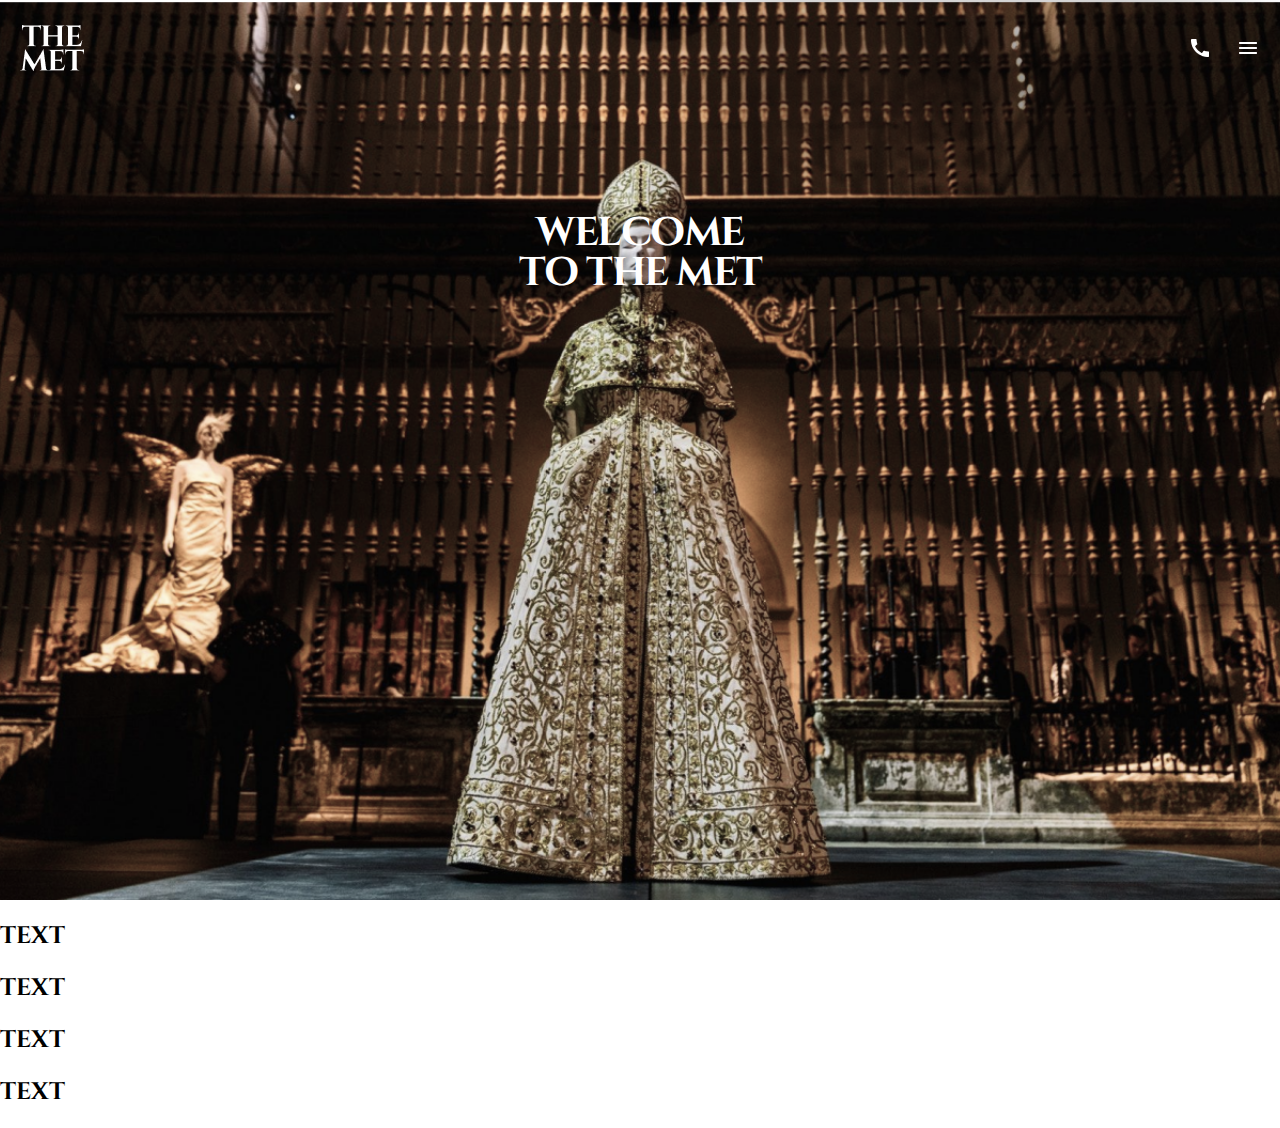
<file: index.html>
<!DOCTYPE html><html lang="en" class="page"><head><meta charset="UTF-8"><meta name="viewport" content="width=device-width, initial-scale=1.0"><title>Miami</title><link rel="preconnect" href="https://fonts.googleapis.com"><link rel="preconnect" href="https://fonts.gstatic.com" crossorigin><link href="https://fonts.googleapis.com/css2?family=Cinzel:wght@700&family=Roboto&display=swap" rel="stylesheet"><link rel="stylesheet" href="main.fc9a29b9.css"><script src="main.b2b0b56a.js" defer></script></head><body class="page__body"> <header class="header"> <div class="top-bar"> <a href="#" class="top-bar__logo"> <img src="logo.6bb0ca13.png" alt="THE MET LOGO"> </a> <div class="top-bar__icons"> <a href="#" class="icon icon--phone"></a> <a href="#menu" class="icon icon--menu"></a> </div> </div> <div class="header__center"> <h1 class="header__title">Welcome <br> to The MET</h1> </div> </header> <aside class="menu page__menu" id="menu"> <div class="menu__top top-bar"> <a href="#" class="top-bar__logo"> <img src="logo.6bb0ca13.png" alt="THE MET LOGO"> </a> <a href="#" class="icon icon--close"></a> </div> <div class="menu__content"> <nav class="menu__nav nav"> <ul class="nav__list"> <li class="nav__item"> <a class="nav__link" href="#home">Home</a> </li> <li class="nav__item"> <a class="nav__link" href="#about-us">ABOUT US</a> </li> <li class="nav__item"> <a class="nav__link" href="#now-on-view">NOW ON VIEW</a> </li> <li class="nav__item"> <a class="nav__link" href="#explore-online">EXPLORE ONLINE</a> </li> <li class="nav__item"> <a class="nav__link" href="#contacts">CONTACTS</a> </li> </ul> </nav> <a class="menu__phone-number" href="tel:+12125357710"> the met fifth avenue <br> +1 212-535-7710 </a> <a class="menu__phone-number" href="tel:+12129233700"> the met cloisters <br> +1 212-923-3700 </a> <a class="menu__phone-number-button" href="tel:+1215357710"> call to order </a> </div> </aside> <main class="main"> <section class="about-us" id="about-us"> <h2>Text</h2> </section> <section class="now-on-view" id="now-on-view"> <h2>Text</h2> </section> <section class="explore-online" id="explore-online"> <h2>Text</h2> </section> <section class="contacts" id="contacts"> <h2>Text</h2> </section> </main> <footer> </footer> </body></html>
</file>
<file: main.fc9a29b9.css>
.page{font-family:Cinzel,serif;font-weight:700px;line-height:32px;text-transform:uppercase;scroll-behavior:smooth}.page__body{margin:0}.page__menu{position:fixed;top:0;left:0;right:0;opacity:0;pointer-events:none}.page__menu:target{opacity:1;pointer-events:all}.header{box-sizing:border-box;background-image:url(header-bg-mobile.ad9a9642.png);height:100vh;background-size:cover;background-position:50%;display:flex;flex-direction:column}.header__top{display:flex;justify-content:space-between}.header__center{display:flex;justify-content:center;margin:90px 0;flex-shrink:0}.header__title{color:#fff;text-align:center;font-style:normal;font-weight:700;line-height:100%;letter-spacing:-1.5px;font-size:40px}.top-bar{padding:25px 20px;display:flex;justify-content:space-between}.top-bar__icons{display:flex;gap:24px;justify-content:center;align-items:24px}.top-bar__logo{display:flex}.icon{display:block;height:24px;width:24px;margin:11px 0}.icon--phone{background-image:url(phone.63231e61.png)}.icon--menu{background-image:url(menu.7b5b3c8b.png)}.icon--close{background-image:url(Icon-Close.152a3e99.svg)}.menu{box-sizing:border-box;height:100vh;background-color:#d12d35;font-size:22px;font-style:normal;font-weight:700;line-height:22px;letter-spacing:2px;text-transform:uppercase}.menu__nav{margin-bottom:32px}.menu__phone-number{font-size:16px;line-height:27px;margin-bottom:8px}.menu__phone-number,.menu__phone-number-button{text-decoration:none;color:#fff;display:block;font-style:normal;font-weight:700}.menu__phone-number-button{border-bottom:1px solid #fff;width:fit-content;padding-bottom:8px;margin-top:16px;font-size:12px;line-height:16px;letter-spacing:2px}.menu__content{padding-inline:20px}.menu__top{margin-bottom:15px}.nav,.nav__list{display:flex}.nav__list{margin:0;padding:0;flex-direction:column;gap:32px;list-style-type:none}.nav__link{text-decoration:none;color:#fff;font-size:22px;font-style:normal;font-weight:700;line-height:22px;letter-spacing:2px}
/*# sourceMappingURL=main.fc9a29b9.css.map */
</file>
